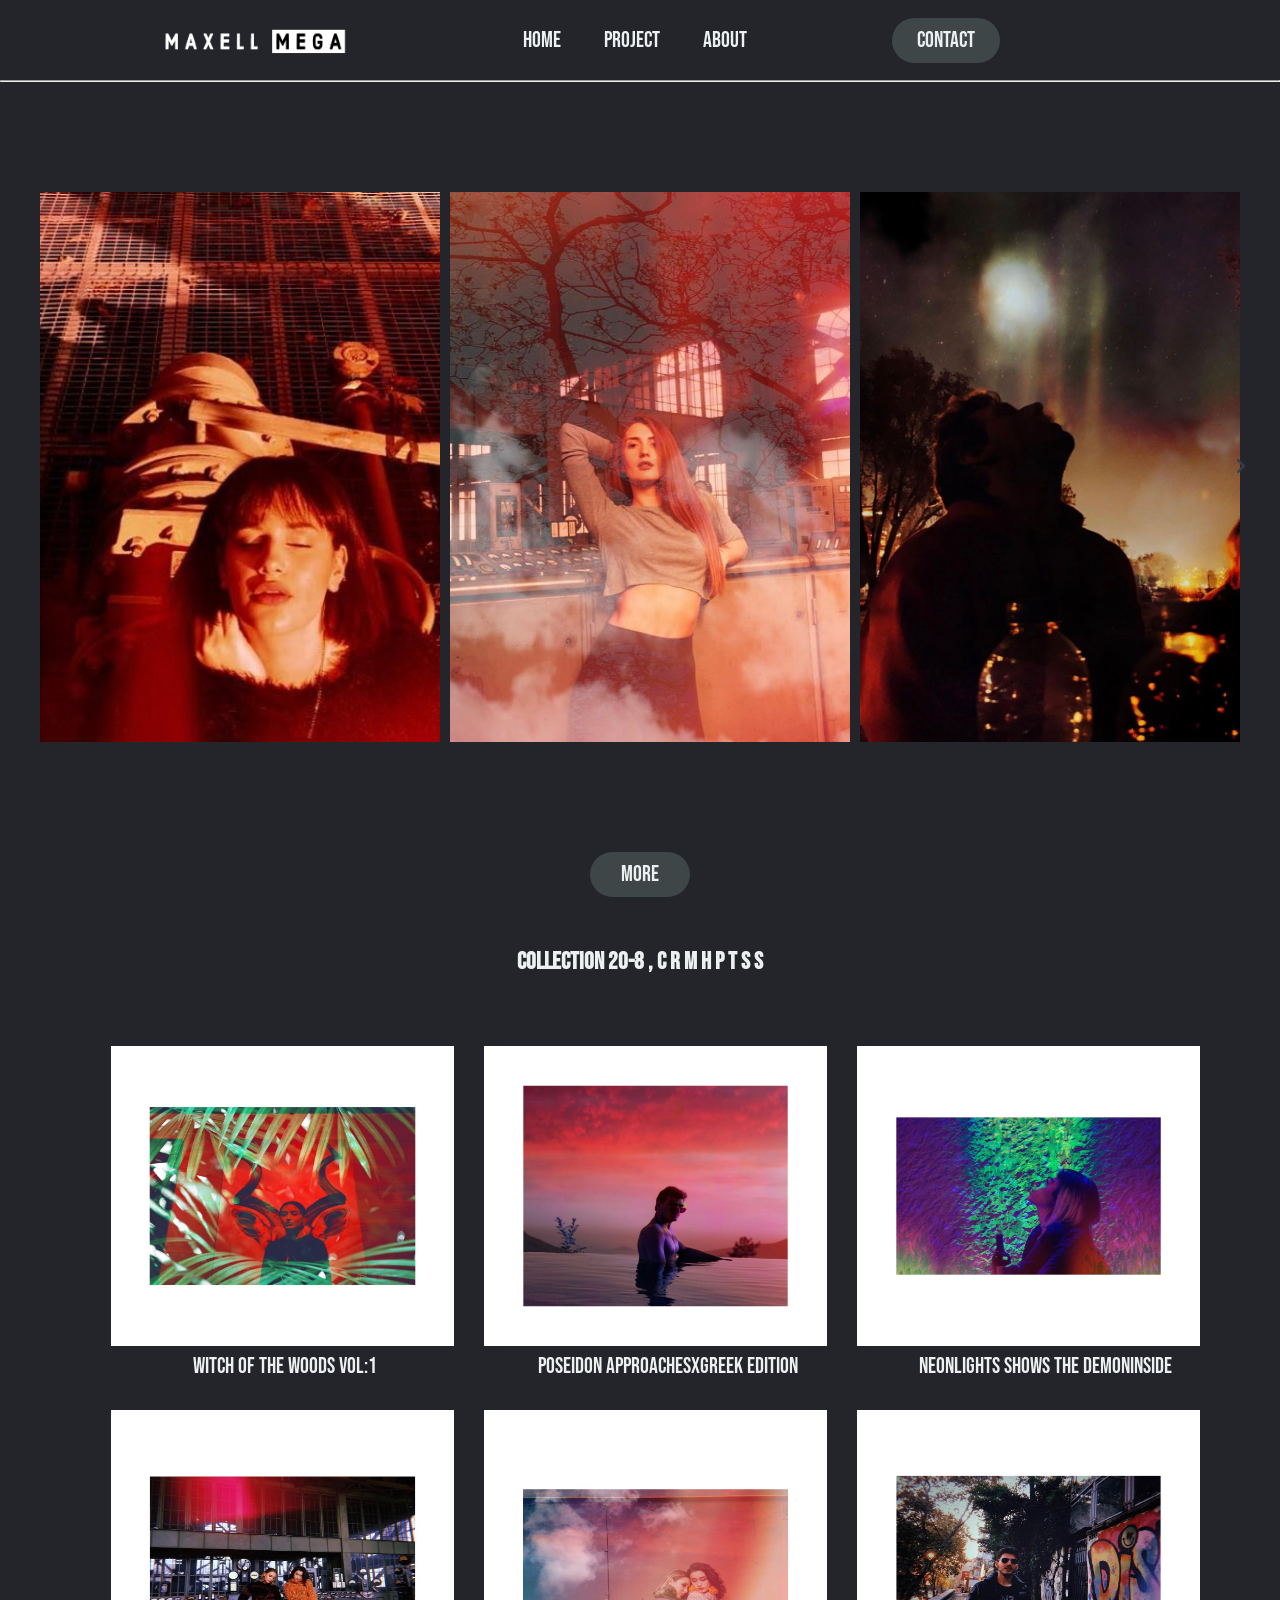
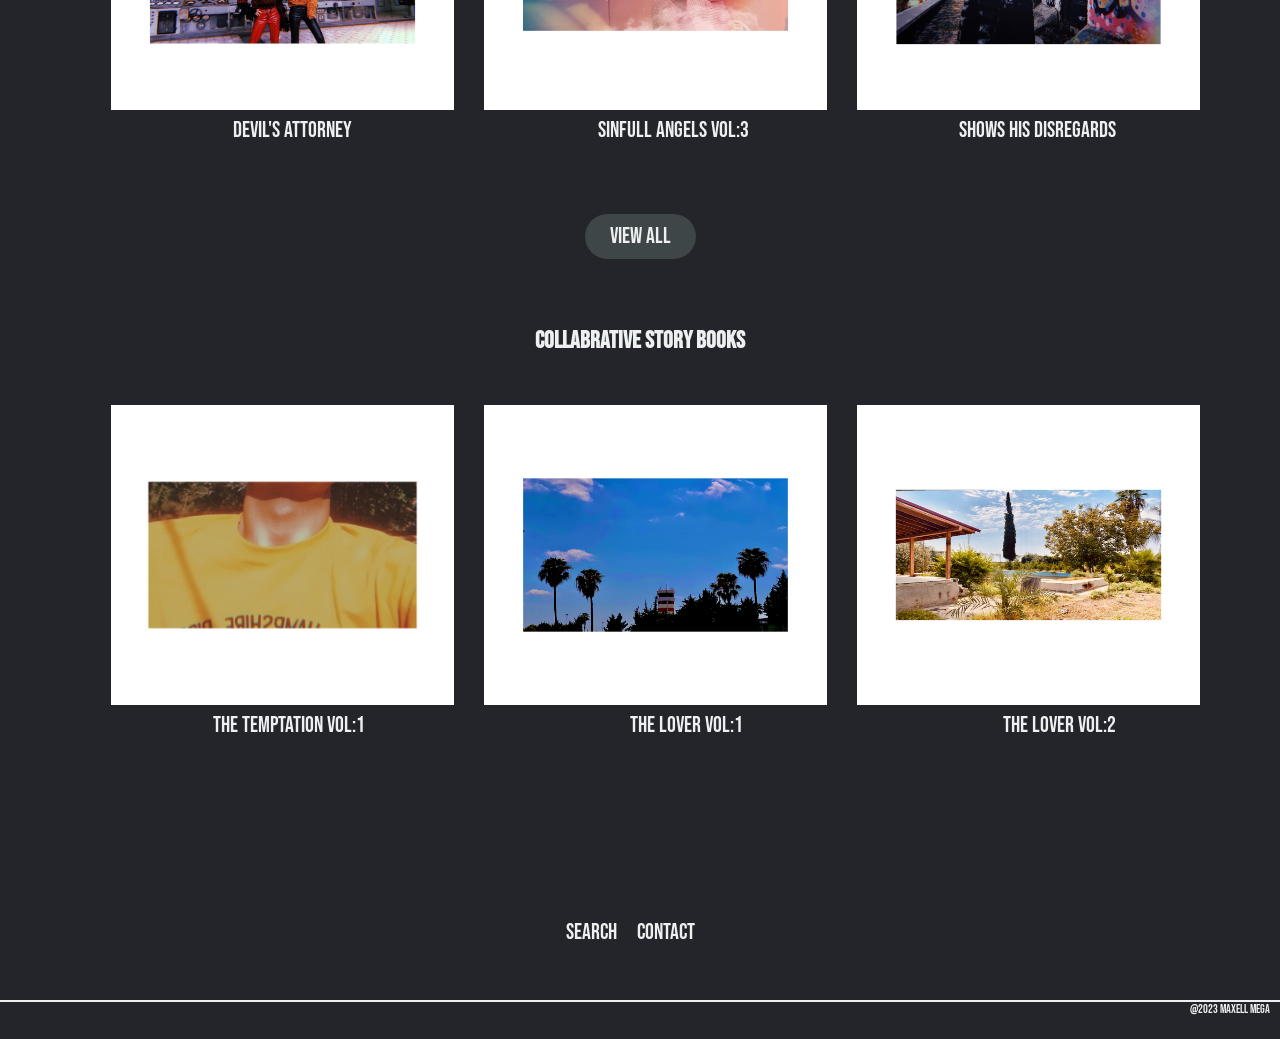
<file: Photo Studio/index.html>
<!DOCTYPE html>
<html lang="en">
<head>
    <meta charset="UTF-8">
    <meta http-equiv="X-UA-Compatible" content="IE=edge">
    <meta name="viewport" content="width=device-width, initial-scale=1.0">
    <title>Maxell Mega</title>
    <link rel="stylesheet" href="css/style.css">
    <link rel="stylesheet" href="https://cdnjs.cloudflare.com/ajax/libs/font-awesome/6.2.0/css/all.min.css">
    <script src="javascript/script.js" defer></script>
</head>

<body>
    <header>
        <img class="logo" src="images/logo.png" alt="logo">
        <nav>
            <ul class="nav_links">
                <li><a href="index.html">Home</a></li>
                <li><a href="project.html">Project</a></li>
                <li><a href="about.html">About</a></li>
            </ul>
        </nav>
        <a class="cta" href="contact.html"><button>Contact</button></a>

        
    </header>
    <hr>
    



    <main class="ikinci">

       

        <div class="wrapper">
            <i id="left" class="fa-solid fa-angle-left"></i>
            <div class="carousel">
                <img src="images/img-1.jpeg" alt="img" draggable="false">
                <img src="images/img-2.jpeg" alt="img" draggable="false">
                <img src="images/img-3.jpeg" alt="img" draggable="false">
                <img src="images/img-4.jpeg" alt="img" draggable="false">
                <img src="images/img-5.jpeg" alt="img" draggable="false">
                <img src="images/img-6.jpeg" alt="img" draggable="false">
                <img src="images/img-7.jpeg" alt="img" draggable="false">
                <img src="images/img-8.jpeg" alt="img" draggable="false">
                <img src="images/img-9.jpeg" alt="img" draggable="false">
                
            </div>
            <i id="right" class="fa-solid fa-angle-right"></i>
        </div>
        
    </main>
   <div class="box"> <a class="cta2" href="project.html"><button>More</button></a></div>

<h2 class="baslik2">Collection 20-8 ,  C R M H P T S S</h2>
   
<main class="ucuncu">

    
<div class="box1">
    <a href=""><img src="images/1.jpg" alt="ph" ><pre>                            Witch of the Woods vol:1</pre></a>
    
   <a href=""><img src="images/2.jpg" alt="ph" ><pre>                     Poseidon ApproachesXGreek EdiTION</pre></a>
    
   <a href=""> <img src="images/3.jpg" alt="ph"><pre>                       Neonlights shows the Demoninside</pre></a>
    
</div>


<div class="box2">
    <a href=""><img src="images/4.jpg" alt="ph"><pre>                                      Devil's Attorney</pre></a>
    <a href=""><img src="images/5.jpg" alt="ph"><pre>                                    Sinfull Angels vol:3</pre></a>
    <a href=""><img src="images/6.jpg" alt="ph"><pre>                                 Shows his Disregards</pre></a>
</div>
<div class="box3"> <a class="cta3" href="project.html"><button>View all</button></a></div>
   </main>
   <h2 class="box4">Collabrative Story Books</h2>
   <main class="dorduncu">
    <a href=""><img src="images/7.jpg" alt=""><pre>                                 The Temptation Vol:1</pre></a>
    <a href=""><img src="images/8.jpg" alt=""><pre>                                            The Lover Vol:1</pre></a>
    <a href=""><img src="images/9.jpg" alt=""><pre>                                            The Lover Vol:2</pre></a>
   </main>

   <footer>
    <ul>
        <li><a href="">Search</a></li>
        <li><a href="contact.html">Contact</a></li>
    </ul>
    
   
    <div class="box5"></div>

    <a href="index.html"><pre>@2023 MAXELL MEGA</pre></a>
   </footer>

   
    
</body>
</html>
</file>
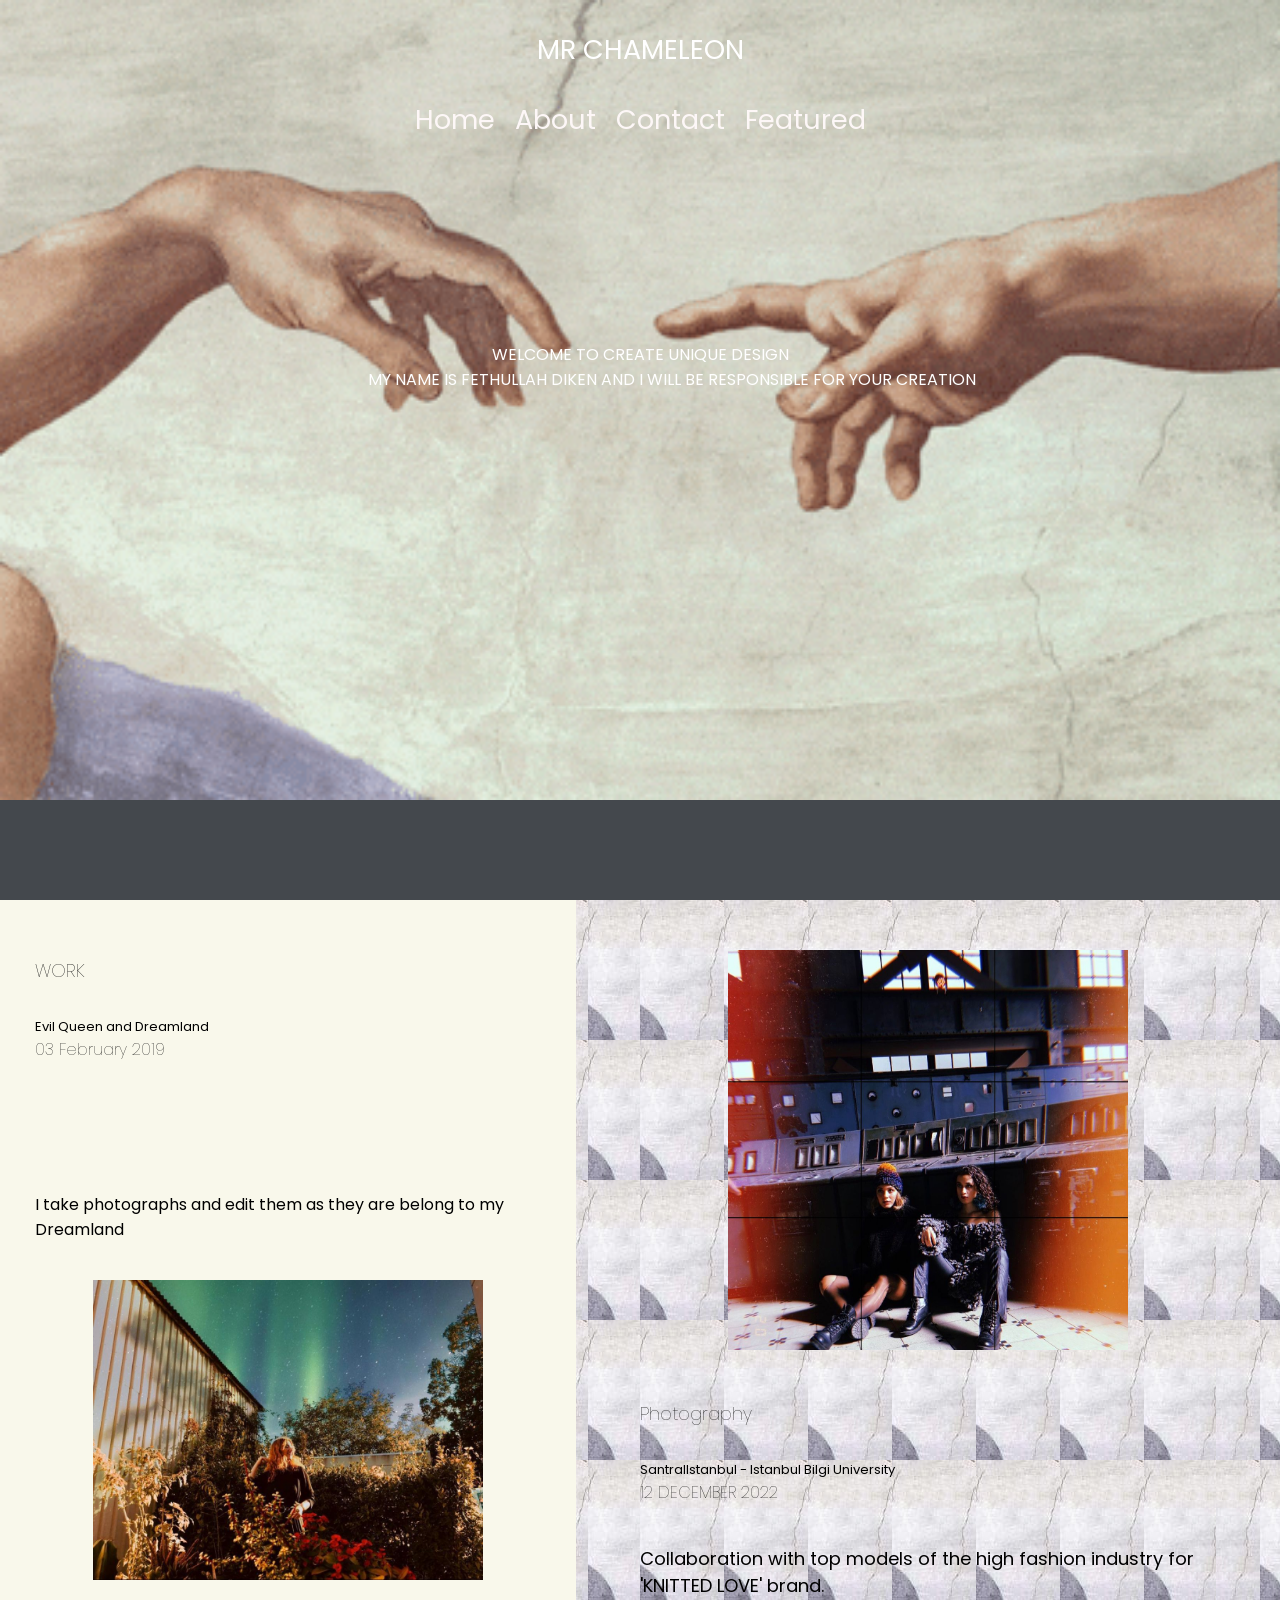
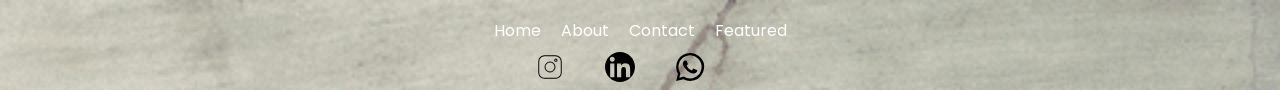
<file: Portfolio/portfolio/index.html>
<!DOCTYPE html>
<html lang="en">
<head>
    <meta charset="UTF-8">
    <meta http-equiv="X-UA-Compatible" content="IE=edge">
    <meta name="viewport" content="width=device-width, initial-scale=1.0">
    <title>Portfolio</title>
    <style>
        @import url('https://fonts.googleapis.com/css2?family=Poppins:ital,wght@0,200;0,300;0,400;0,500;0,600;0,700;0,900;1,800&display=swap');

        *{
            box-sizing: border-box;
            margin: 0;
        }
        html,body{
            margin: 0;
            padding: 0;
        }
        div,h1,h2,h3,h4,h5,h6,p,span,a,li{ 
            font-family: 'Poppins', sans-serif;
        }
        a{
            text-decoration: none;
            color: rgb(253, 247, 247);
        }
        /*header start*/
        .header-nav{
            width: 100%;
            height: 100vh;
            background: rgb(68, 72, 77);
            box-shadow: 2px 2px 8px rgb(197, 195, 195);
            background-image: url(images/godson.gif);
            background-repeat: no-repeat;
            background-size:100% 1000px;
            background-position-y: -200px;
            
            

        }
        .header-nav ul{
            display: flex;
            list-style: none;
            align-items: center;
            justify-content: center;
            padding: 0;
        }
        .header-nav ul li{
            height: 8vh;
            font-size: 3vh;
            padding: 0px 10px;
            display: flex;
            align-items: center;

        }
        .header-nav ul li a{
            padding-top: 10px;
            display: block;
            width: 100%;
            height: 100%;
        }
        .header-nav .header-start{
            display: flex;
            align-items: center;
            justify-content: center;
            color: white;
            font-size: 3vh;
            padding-top: 30px;
            padding-bottom: 20px;
        }
        .header-nav .header-middle{
            display: flex;
            align-items:center ;
            justify-content: center;
            color: white;
            padding-top: 180px;
            text-align: center;
        }
            


        
         /*main start*/
         main{}

        main.container{}

        .home{
            width: 100%;
            display: flex;
            height:700px;
            background-image: url(images/davinci.jpg);
            
           
        }
        
        .home .home-left{
            padding:57px 35px 60px;
            background: rgb(249, 248, 235);
            width: 45%;
            height: 700px;
            
            background-image: url(images/gizem.jpeg);
            background-position-x: center;
            background-position-y:380px ;
            background-size: 390px 300px;
            background-repeat: no-repeat; 
            
            
        }
        .home .home-left h5{
            height: 50px;
            font-weight: 100;
            font-size: large;
            text-align: justify;
            
            
        }
        .home .home-left .p-1{
            
            font-weight: 400;
            font-size: small;
            text-align: left;
            padding-top: 10px;  

        }
        .home .home-left .date-1{
            font-weight: 100;
            font-size: medium;
            text-align: justify;
        }
        .home .home-left .p-2 {
            height: 100px;
            font-weight: 400;
            font-size: medium;
            text-align: left;
            margin-top: 130px;
           
            
            
        }
        .home .home-right{
            height: 700px;
            width: 45%;
            margin: auto;
            background-image: url(images/davinci.jpg);
            display: block;
            
            

        }
        .home .home-right .box-1{
            width: 500px;
            height: 500px;
            background-image: url(images/cansin.jpeg);
            background-size: 400px 400px;
            background-position-x:center;
            background-repeat: no-repeat;
            background-position-y: 50px;
            margin: auto;
            
        
        }
        .home .home-right h5{
            height: 20px;
            font-weight: 100;
            font-size: large;
            text-align: justify;
        }
        .home .home-right .p-3{
            padding-top: 40px;
            font-weight: 400;
            font-size: small;
            text-align: left;
              

        }
        .home .home-right .p-4{
            
            font-weight: 100;
            font-size: medium;
            text-align: left;
             

        }
        .home .home-right .p-5{
            padding-top: 40px;
            font-weight: 400;
            font-size: large;
            text-align: left;
             

        }
        /*footer start*/
        footer{
            width: 100%;
            height: auto;
            display: flex;
            justify-content: center;
            position: relative;
            bottom: 0;

            
        }
        .footer{
            width: 100%;
            height: 90px;
            background-image: url(images/godson.gif);
            background-size: cover;
        }
        .footer-list{
            display: flex;
            list-style: none;
            align-items: center;
            justify-content: center;
            padding: 0;
            
            
        }
        .footer-list li{
            height: 60px;
            font-size: 16px;
            padding: 0px 10px;
            display: flex;
            align-items: center;
        }
        .footer-list li a{
            color:rgb(255, 255, 255);
            text-decoration: none;
            
        }
        .footer-list li a:hover{
            color:rgb(87, 94, 101);
        }
        .footer .icons-sight{
            height: 20px;
            padding: 0;
            display: flex;
            justify-content: center;
            list-style: none;
            align-items: center;
            
        }
        .footer .icons-sight a{
            padding-right: 40px;
            height: 5px;
            width: 5px;
        }

        


    </style>
</head>
<body>
    <header>
        <nav class="header-nav">
            <p class="header-start">MR CHAMELEON</p>
            <ul>
                <li><a href="">Home</a></li>
                <li><a href="">About</a></li>
                <li><a href="">Contact</a></li>
                <li><a href="">Featured</a></li>
            </ul>

            <pre><p class="header-middle">WELCOME TO CREATE UNIQUE DESIGN
                MY NAME IS FETHULLAH DIKEN AND I WILL BE RESPONSIBLE FOR YOUR CREATION
                
               
            </p></pre>
        </nav>
    </header>
    <main>
        <div class="conteiner">
            <div class="home">
                <div class="home-left">
                    <h5>WORK</h5>
                    <p class="p-1"> Evil Queen and Dreamland              </p>
                    <P class="date-1">03 February 2019</P>
                
                    <P class="p-2">I take photographs and edit them as they are belong to my Dreamland</P>
                    
                </div>
                <div class="home-right">
                    <div class="box-1"></div>
                    <h5>Photography</h5>
                    <p class="p-3">SantralIstanbul - Istanbul Bilgi University</p>
                    <p class="p-4">12 DECEMBER 2022</p>
                    <p class="p-5">Collaboration with top models of the high fashion industry for
                        'KNITTED LOVE' brand.
                    </p>
                </div>
            </div>
        </div>
    </main>
    <footer>
        <div class="footer">
            <ul class="footer-list">
                    <li><a href="">Home</a></li>
                    <li><a href="">About</a></li>
                    <li><a href="">Contact</a></li>
                    <li><a href="">Featured</a></li>
            </ul>
            <!--icons-->
            <ul class="icons-sight">
                <li><a href="https://www.instagram.com/mrcanaryy/" target="_blank"><svg xmlns="http://www.w3.org/2000/svg" fill="#000000" width="30px" height="30px" viewBox="0 0 64 64"><title/><path d="M44,57H20A13,13,0,0,1,7,44V20A13,13,0,0,1,20,7H44A13,13,0,0,1,57,20V44A13,13,0,0,1,44,57ZM20,9A11,11,0,0,0,9,20V44A11,11,0,0,0,20,55H44A11,11,0,0,0,55,44V20A11,11,0,0,0,44,9Z"/><path d="M32,43.67A11.67,11.67,0,1,1,43.67,32,11.68,11.68,0,0,1,32,43.67Zm0-21.33A9.67,9.67,0,1,0,41.67,32,9.68,9.68,0,0,0,32,22.33Z"/><path d="M44.5,21A3.5,3.5,0,1,1,48,17.5,3.5,3.5,0,0,1,44.5,21Zm0-5A1.5,1.5,0,1,0,46,17.5,1.5,1.5,0,0,0,44.5,16Z"/></svg>
            </a></li>
                <li><a href="https://tr.linkedin.com/in/fethullah-diken-9a9827210" target="_blank"><svg xmlns="http://www.w3.org/2000/svg" xmlns:xlink="http://www.w3.org/1999/xlink" fill="#000000" version="1.1" id="Capa_1" width="30px" height="30px" viewBox="0 0 97.75 97.75" xml:space="preserve">
                    <g>
                        <path d="M48.875,0C21.882,0,0,21.882,0,48.875S21.882,97.75,48.875,97.75S97.75,75.868,97.75,48.875S75.868,0,48.875,0z    M30.562,81.966h-13.74V37.758h13.74V81.966z M23.695,31.715c-4.404,0-7.969-3.57-7.969-7.968c0.001-4.394,3.565-7.964,7.969-7.964   c4.392,0,7.962,3.57,7.962,7.964C31.657,28.146,28.086,31.715,23.695,31.715z M82.023,81.966H68.294V60.467   c0-5.127-0.095-11.721-7.142-11.721c-7.146,0-8.245,5.584-8.245,11.35v21.869H39.179V37.758h13.178v6.041h0.185   c1.835-3.476,6.315-7.14,13-7.14c13.913,0,16.481,9.156,16.481,21.059V81.966z"/>
                    </g>
                    </svg>
                </a></li>  
                <li><a href=""><svg xmlns="http://www.w3.org/2000/svg" fill="#000000" width="30px" height="30px" viewBox="0 0 16 16"><path d="M11.42 9.49c-.19-.09-1.1-.54-1.27-.61s-.29-.09-.42.1-.48.6-.59.73-.21.14-.4 0a5.13 5.13 0 0 1-1.49-.92 5.25 5.25 0 0 1-1-1.29c-.11-.18 0-.28.08-.38s.18-.21.28-.32a1.39 1.39 0 0 0 .18-.31.38.38 0 0 0 0-.33c0-.09-.42-1-.58-1.37s-.3-.32-.41-.32h-.4a.72.72 0 0 0-.5.23 2.1 2.1 0 0 0-.65 1.55A3.59 3.59 0 0 0 5 8.2 8.32 8.32 0 0 0 8.19 11c.44.19.78.3 1.05.39a2.53 2.53 0 0 0 1.17.07 1.93 1.93 0 0 0 1.26-.88 1.67 1.67 0 0 0 .11-.88c-.05-.07-.17-.12-.36-.21z"/><path d="M13.29 2.68A7.36 7.36 0 0 0 8 .5a7.44 7.44 0 0 0-6.41 11.15l-1 3.85 3.94-1a7.4 7.4 0 0 0 3.55.9H8a7.44 7.44 0 0 0 5.29-12.72zM8 14.12a6.12 6.12 0 0 1-3.15-.87l-.22-.13-2.34.61.62-2.28-.14-.23a6.18 6.18 0 0 1 9.6-7.65 6.12 6.12 0 0 1 1.81 4.37A6.19 6.19 0 0 1 8 14.12z"/></svg></a></li>
                
    
            </ul>
        </div>

    </footer>
    
</body>
</html>
</file>
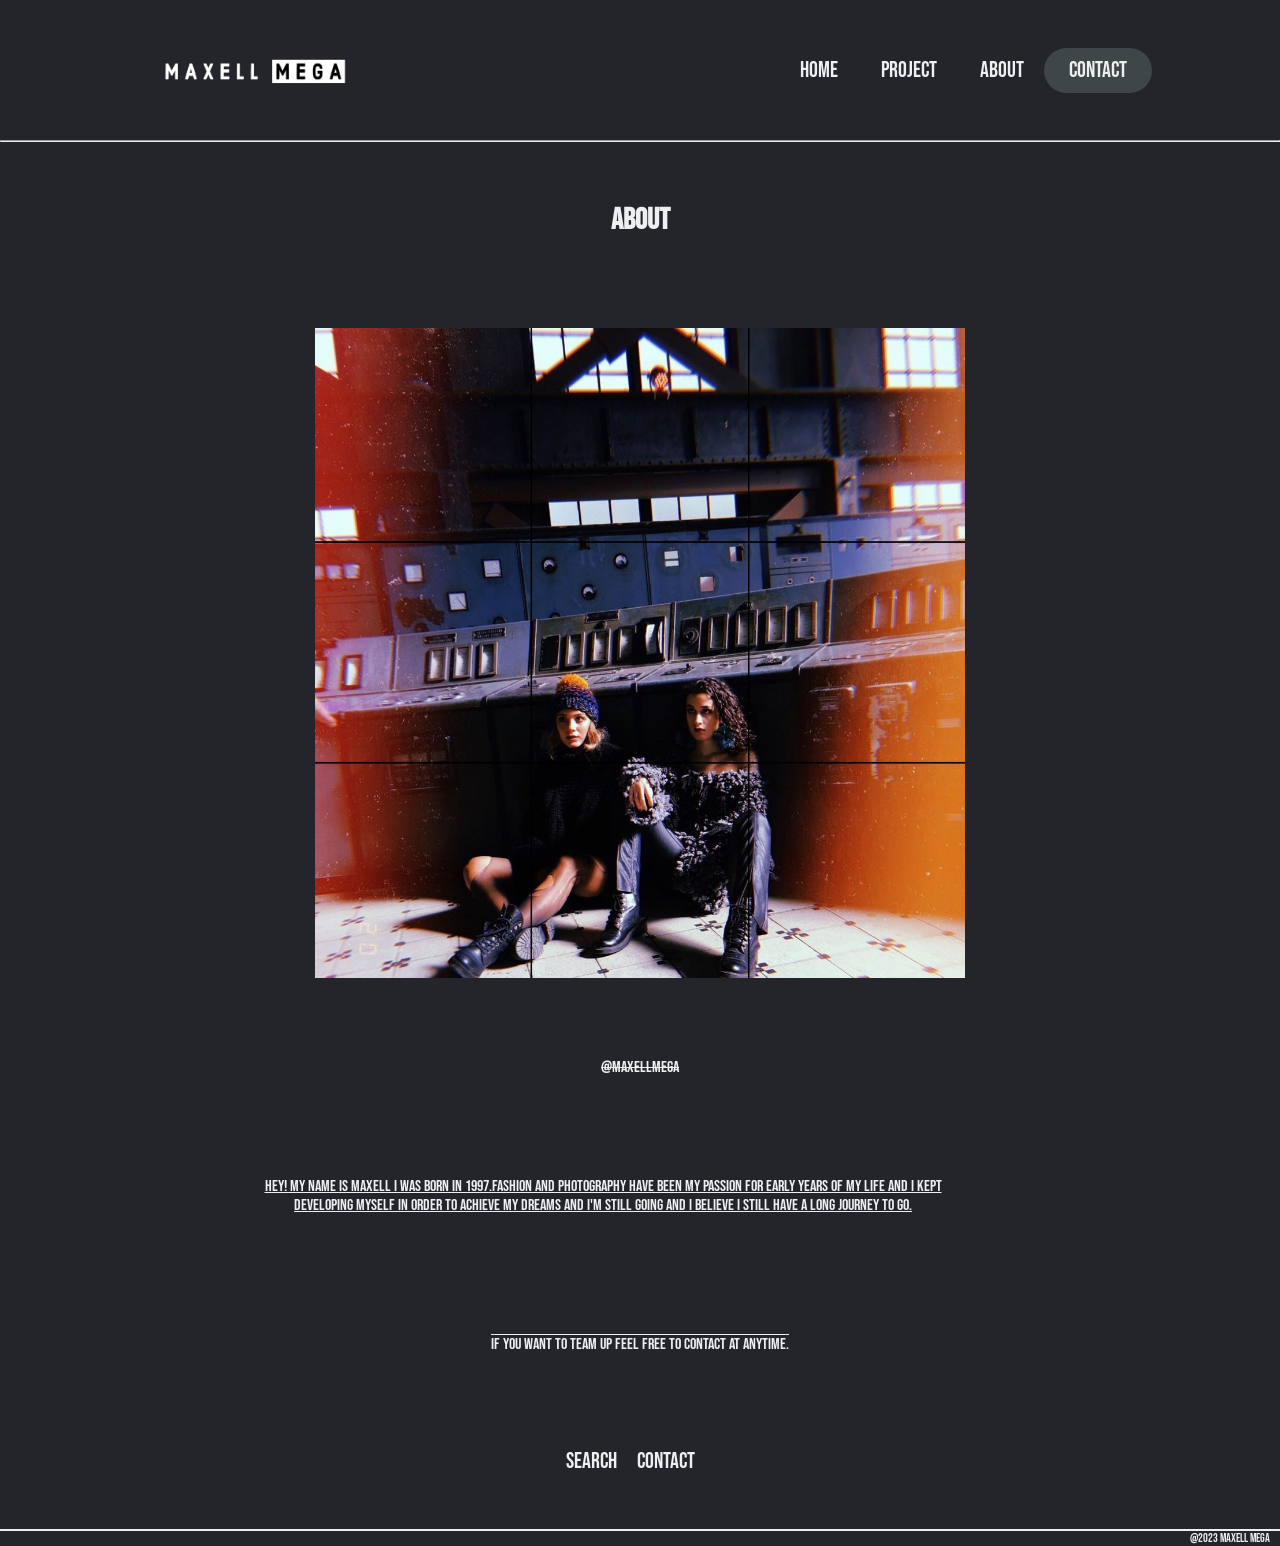
<file: Photo Studio/about.html>
<!DOCTYPE html>
<html lang="en">
<head>
    <meta charset="UTF-8">
    <meta http-equiv="X-UA-Compatible" content="IE=edge">
    <meta name="viewport" content="width=device-width, initial-scale=1.0">
    <title>Maxell Mega</title>
    <link rel="stylesheet" href="about/css/style.css">
</head>
<body>
    <header>
        <img class="logo" src="images/logo.png" alt="logo">
        <nav>
            <ul class="nav_links">
                <li><a href="index.html">Home</a></li>
                <li><a href="project.html">Project</a></li>
                <li><a href="about.html">About</a></li>
            </ul>
        </nav>
        <a class="cta" href="contact.html"><button>Contact</button></a>

        
    </header>

    <hr>

    <h2 class="yazi">About</h2>
    <main>
        <div class="box1">
        <img src="images/main.jpeg" alt="">
    </div>
    <div class="box2">
        <u>@MAXELLMEGA
        </u>
    </div>
    <div class="box3">
        <u>HEY! MY NAME IS MAXELL I WAS BORN IN 1997.Fashion and Photography have been my passion for early years of my life and I kept developing myself in order to achieve my dreams and I'M STILL GOING AND I BELIEVE I STILL HAVE A LONG JOURNEY TO GO.</u>
    </div>
    <div class="box4">
        <u>If you want to team up feel free to contact at anytime.</u>
        
    </div>





    </main>
















    <footer>
        <ul>
            <li><a href="">Search</a></li>
            <li><a href="contact.html">Contact</a></li>
        </ul>
        
       
        <div class="box5"></div>
    
        <a href="index.html"><pre>@2023 MAXELL MEGA</pre></a>
       </footer>
    
</body>
</html>
</file>
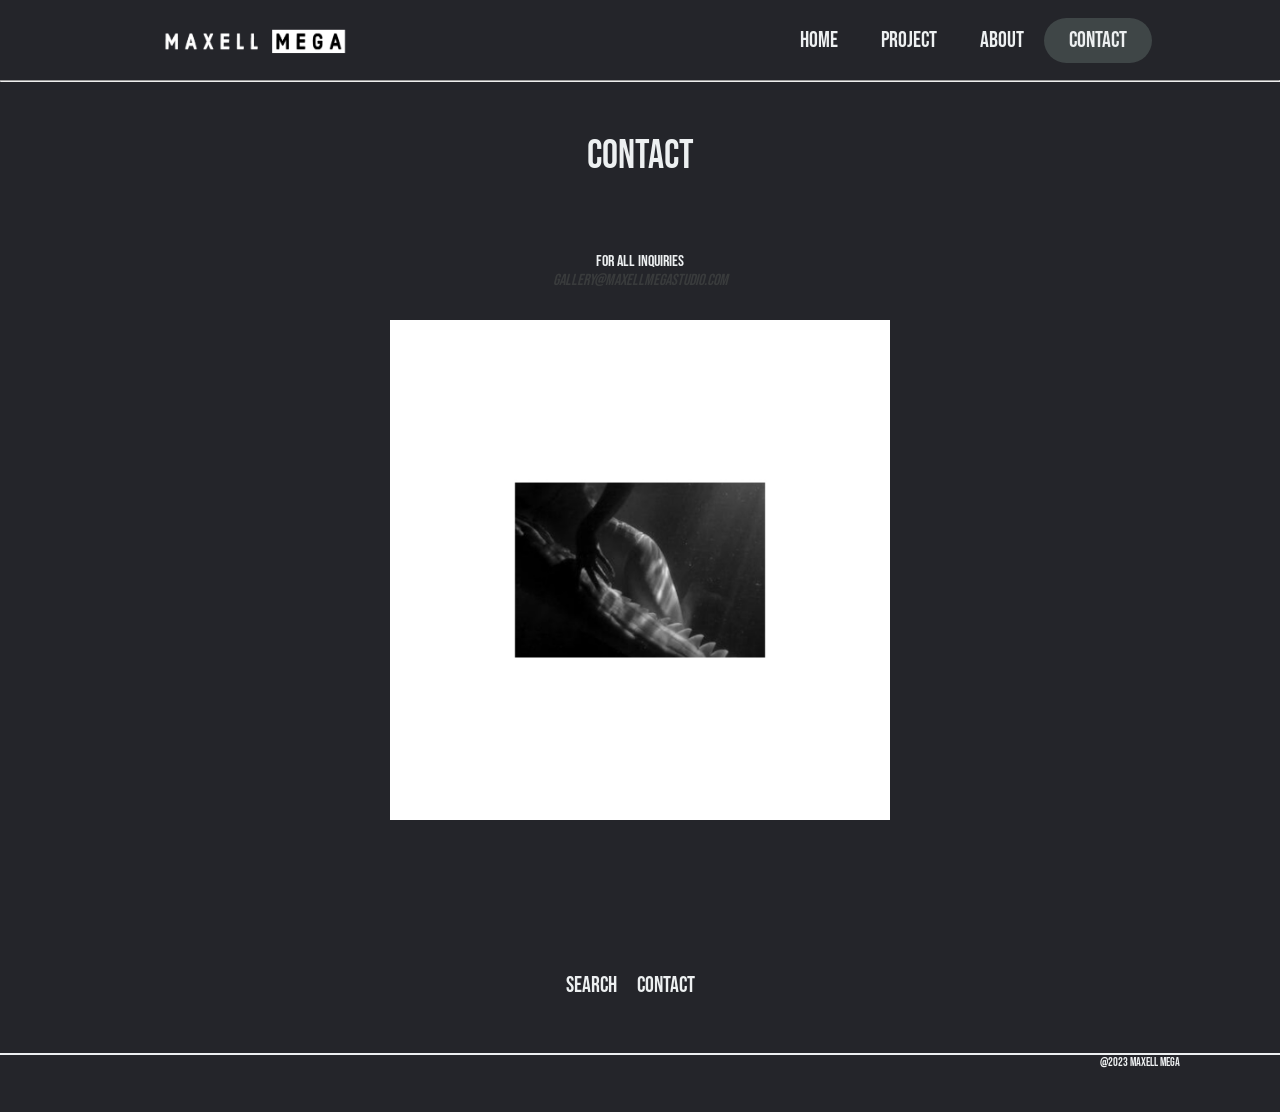
<file: Photo Studio/contact.html>
<!DOCTYPE html>
<html lang="en">
<head>
    <meta charset="UTF-8">
    <meta http-equiv="X-UA-Compatible" content="IE=edge">
    <meta name="viewport" content="width=device-width, initial-scale=1.0">
    <title>Maxell Mega</title>
    <link rel="stylesheet" href="contact/css/style.css">
</head>
<body>
    <header>
        <img class="logo" src="images/logo.png" alt="logo">
        <nav>
            <ul class="nav_links">
                <li><a href="index.html">Home</a></li>
                <li><a href="project.html">Project</a></li>
                <li><a href="about.html">About</a></li>
            </ul>
        </nav>
        <a class="cta" href="contact.html"><button>Contact</button></a>

        
    </header>
    <hr>



    <main>
<div class="box1">
        <p class="bir">contact</p></div>
        <div class="box2">
        <p class="iki">FOR All INQUIRIES</p></div>
        <div class="box3">
          <i class="uc" > gallery@maxellmegastudio.com </i>
        </div>
        <div class="box4"><img src="images/10.jpg" alt=""></div>
    </main>


















    <footer>
        <ul>
            <li><a href="">Search</a></li>
            <li><a href="contact.html">Contact</a></li>
        </ul>
        
       
        <div class="box5"></div>
    
        <a href="index.html"><pre>@2023 MAXELL MEGA</pre></a>
       </footer>
    
</body>
</html>
</file>
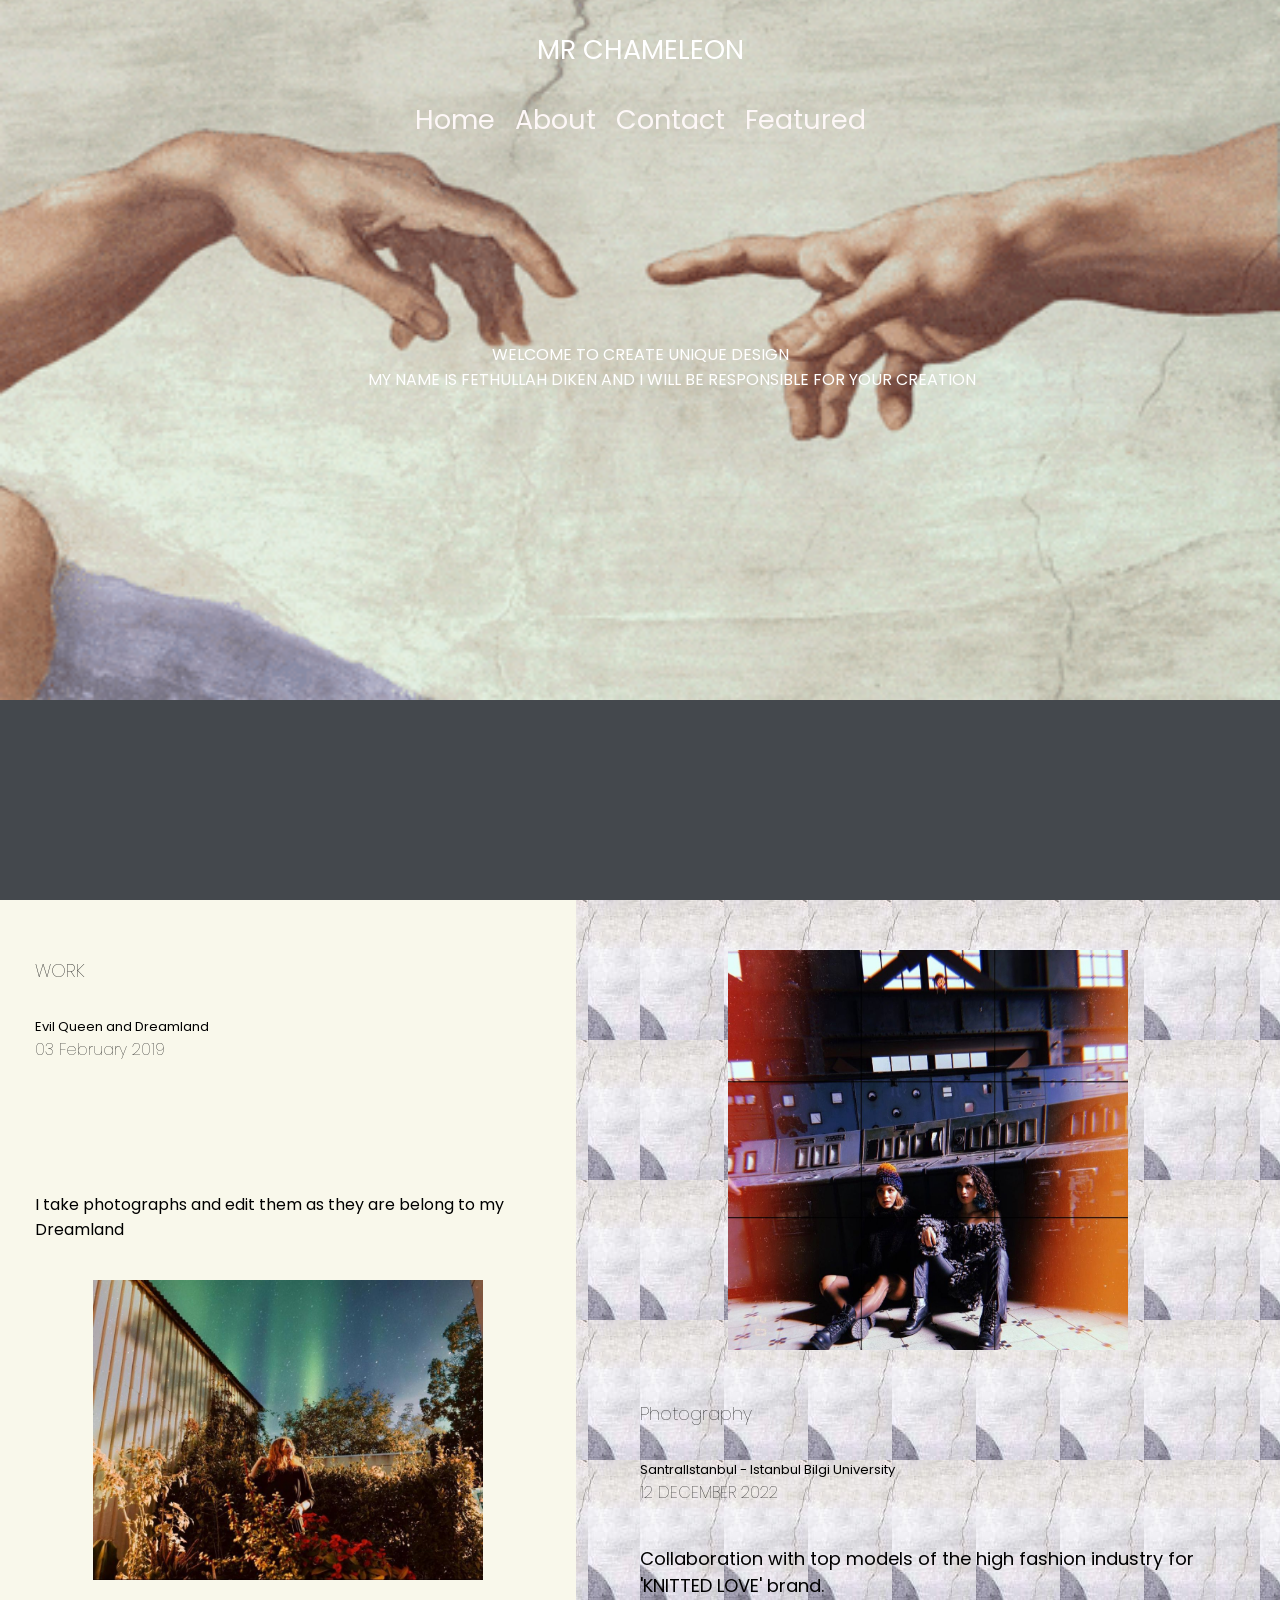
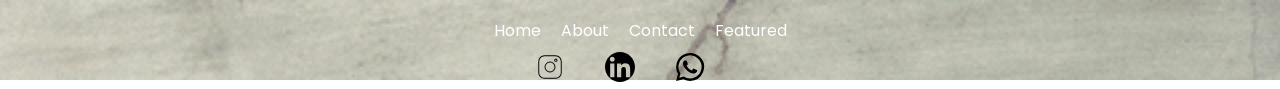
<file: portfolio/Portfolio.html>
<!DOCTYPE html>
<html lang="en">
<head>
    <meta charset="UTF-8">
    <meta http-equiv="X-UA-Compatible" content="IE=edge">
    <meta name="viewport" content="width=device-width, initial-scale=1.0">
    <title>Portfolio</title>
    <style>
        @import url('https://fonts.googleapis.com/css2?family=Poppins:ital,wght@0,200;0,300;0,400;0,500;0,600;0,700;0,900;1,800&display=swap');

        *{
            box-sizing: border-box;
            margin: 0;
        }
        html,body{
            margin: 0;
            padding: 0;
        }
        div,h1,h2,h3,h4,h5,h6,p,span,a,li{ 
            font-family: 'Poppins', sans-serif;
        }
        a{
            text-decoration: none;
            color: rgb(253, 247, 247);
        }
        /*header start*/
        .header-nav{
            width: 100%;
            height: 100vh;
            background: rgb(68, 72, 77);
            box-shadow: 2px 2px 8px rgb(197, 195, 195);
            background-image: url(images/godson.gif);
            background-repeat: no-repeat;
            background-size:100% 900px;
            background-position-y: -200px;
            
            

        }
        .header-nav ul{
            display: flex;
            list-style: none;
            align-items: center;
            justify-content: center;
            padding: 0;
        }
        .header-nav ul li{
            height: 8vh;
            font-size: 3vh;
            padding: 0px 10px;
            display: flex;
            align-items: center;

        }
        .header-nav ul li a{
            padding-top: 10px;
            display: block;
            width: 100%;
            height: 100%;
        }
        .header-nav .header-start{
            display: flex;
            align-items: center;
            justify-content: center;
            color: white;
            font-size: 3vh;
            padding-top: 30px;
            padding-bottom: 20px;
        }
        .header-nav .header-middle{
            display: flex;
            align-items:center ;
            justify-content: center;
            color: white;
            padding-top: 180px;
            text-align: center;
        }
            


        
         /*main start*/
         main{}

        main.container{}

        .home{
            width: 100%;
            display: flex;
            height:700px;
            background-image: url(images/davinci.jpg);
            
           
        }
        
        .home .home-left{
            padding:57px 35px 60px;
            background: rgb(249, 248, 235);
            width: 45%;
            height: 700px;
            
            background-image: url(images/gizem.jpeg);
            background-position-x: center;
            background-position-y:380px ;
            background-size: 390px 300px;
            background-repeat: no-repeat; 
            
            
        }
        .home .home-left h5{
            height: 50px;
            font-weight: 100;
            font-size: large;
            text-align: justify;
            
            
        }
        .home .home-left .p-1{
            
            font-weight: 400;
            font-size: small;
            text-align: left;
            padding-top: 10px;  

        }
        .home .home-left .date-1{
            font-weight: 100;
            font-size: medium;
            text-align: justify;
        }
        .home .home-left .p-2 {
            height: 100px;
            font-weight: 400;
            font-size: medium;
            text-align: left;
            margin-top: 130px;
           
            
            
        }
        .home .home-right{
            height: 700px;
            width: 45%;
            margin: auto;
            background-image: url(images/davinci.jpg);
            display: block;
            
            

        }
        .home .home-right .box-1{
            width: 500px;
            height: 500px;
            background-image: url(images/cansin.jpeg);
            background-size: 400px 400px;
            background-position-x:center;
            background-repeat: no-repeat;
            background-position-y: 50px;
            margin: auto;
            
        
        }
        .home .home-right h5{
            height: 20px;
            font-weight: 100;
            font-size: large;
            text-align: justify;
        }
        .home .home-right .p-3{
            padding-top: 40px;
            font-weight: 400;
            font-size: small;
            text-align: left;
              

        }
        .home .home-right .p-4{
            
            font-weight: 100;
            font-size: medium;
            text-align: left;
             

        }
        .home .home-right .p-5{
            padding-top: 40px;
            font-weight: 400;
            font-size: large;
            text-align: left;
             

        }
        /*footer start*/
        footer{
            width: 100%;
            height: auto;
            display: flex;
            justify-content: center;
            position: relative;
            bottom: 0;

            
        }
        .footer{
            width: 100%;
            height: auto;
            background-image: url(images/godson.gif);
            background-size: cover;
        }
        .footer-list{
            display: flex;
            list-style: none;
            align-items: center;
            justify-content: center;
            padding: 0;
            
            
        }
        .footer-list li{
            height: 60px;
            font-size: 16px;
            padding: 0px 10px;
            display: flex;
            align-items: center;
        }
        .footer-list li a{
            color:rgb(255, 255, 255);
            text-decoration: none;
            
        }
        .footer-list li a:hover{
            color:rgb(87, 94, 101);
        }
        .footer .icons-sight{
            height: 20px;
            padding: 0;
            display: flex;
            justify-content: center;
            list-style: none;
            align-items: center;
            
        }
        .footer .icons-sight a{
            padding-right: 40px;
            height: 5px;
            width: 5px;
        }

        


    </style>
</head>
<body>
    <header>
        <nav class="header-nav">
            <p class="header-start">MR CHAMELEON</p>
            <ul>
                <li><a href="">Home</a></li>
                <li><a href="">About</a></li>
                <li><a href="">Contact</a></li>
                <li><a href="">Featured</a></li>
            </ul>

            <pre><p class="header-middle">WELCOME TO CREATE UNIQUE DESIGN
                MY NAME IS FETHULLAH DIKEN AND I WILL BE RESPONSIBLE FOR YOUR CREATION
                
               
            </p></pre>
        </nav>
    </header>
    <main>
        <div class="conteiner">
            <div class="home">
                <div class="home-left">
                    <h5>WORK</h5>
                    <p class="p-1"> Evil Queen and Dreamland              </p>
                    <P class="date-1">03 February 2019</P>
                
                    <P class="p-2">I take photographs and edit them as they are belong to my Dreamland</P>
                    
                </div>
                <div class="home-right">
                    <div class="box-1"></div>
                    <h5>Photography</h5>
                    <p class="p-3">SantralIstanbul - Istanbul Bilgi University</p>
                    <p class="p-4">12 DECEMBER 2022</p>
                    <p class="p-5">Collaboration with top models of the high fashion industry for
                        'KNITTED LOVE' brand.
                    </p>
                </div>
            </div>
        </div>
    </main>
    <footer>
        <div class="footer">
            <ul class="footer-list">
                    <li><a href="">Home</a></li>
                    <li><a href="">About</a></li>
                    <li><a href="">Contact</a></li>
                    <li><a href="">Featured</a></li>
            </ul>
            <!--icons-->
            <ul class="icons-sight">
                <li><a href="https://www.instagram.com/mrcanaryy/" target="_blank"><svg xmlns="http://www.w3.org/2000/svg" fill="#000000" width="30px" height="30px" viewBox="0 0 64 64"><title/><path d="M44,57H20A13,13,0,0,1,7,44V20A13,13,0,0,1,20,7H44A13,13,0,0,1,57,20V44A13,13,0,0,1,44,57ZM20,9A11,11,0,0,0,9,20V44A11,11,0,0,0,20,55H44A11,11,0,0,0,55,44V20A11,11,0,0,0,44,9Z"/><path d="M32,43.67A11.67,11.67,0,1,1,43.67,32,11.68,11.68,0,0,1,32,43.67Zm0-21.33A9.67,9.67,0,1,0,41.67,32,9.68,9.68,0,0,0,32,22.33Z"/><path d="M44.5,21A3.5,3.5,0,1,1,48,17.5,3.5,3.5,0,0,1,44.5,21Zm0-5A1.5,1.5,0,1,0,46,17.5,1.5,1.5,0,0,0,44.5,16Z"/></svg>
            </a></li>
                <li><a href="https://tr.linkedin.com/in/fethullah-diken-9a9827210" target="_blank"><svg xmlns="http://www.w3.org/2000/svg" xmlns:xlink="http://www.w3.org/1999/xlink" fill="#000000" version="1.1" id="Capa_1" width="30px" height="30px" viewBox="0 0 97.75 97.75" xml:space="preserve">
                    <g>
                        <path d="M48.875,0C21.882,0,0,21.882,0,48.875S21.882,97.75,48.875,97.75S97.75,75.868,97.75,48.875S75.868,0,48.875,0z    M30.562,81.966h-13.74V37.758h13.74V81.966z M23.695,31.715c-4.404,0-7.969-3.57-7.969-7.968c0.001-4.394,3.565-7.964,7.969-7.964   c4.392,0,7.962,3.57,7.962,7.964C31.657,28.146,28.086,31.715,23.695,31.715z M82.023,81.966H68.294V60.467   c0-5.127-0.095-11.721-7.142-11.721c-7.146,0-8.245,5.584-8.245,11.35v21.869H39.179V37.758h13.178v6.041h0.185   c1.835-3.476,6.315-7.14,13-7.14c13.913,0,16.481,9.156,16.481,21.059V81.966z"/>
                    </g>
                    </svg>
                </a></li>  
                <li><a href=""><svg xmlns="http://www.w3.org/2000/svg" fill="#000000" width="30px" height="30px" viewBox="0 0 16 16"><path d="M11.42 9.49c-.19-.09-1.1-.54-1.27-.61s-.29-.09-.42.1-.48.6-.59.73-.21.14-.4 0a5.13 5.13 0 0 1-1.49-.92 5.25 5.25 0 0 1-1-1.29c-.11-.18 0-.28.08-.38s.18-.21.28-.32a1.39 1.39 0 0 0 .18-.31.38.38 0 0 0 0-.33c0-.09-.42-1-.58-1.37s-.3-.32-.41-.32h-.4a.72.72 0 0 0-.5.23 2.1 2.1 0 0 0-.65 1.55A3.59 3.59 0 0 0 5 8.2 8.32 8.32 0 0 0 8.19 11c.44.19.78.3 1.05.39a2.53 2.53 0 0 0 1.17.07 1.93 1.93 0 0 0 1.26-.88 1.67 1.67 0 0 0 .11-.88c-.05-.07-.17-.12-.36-.21z"/><path d="M13.29 2.68A7.36 7.36 0 0 0 8 .5a7.44 7.44 0 0 0-6.41 11.15l-1 3.85 3.94-1a7.4 7.4 0 0 0 3.55.9H8a7.44 7.44 0 0 0 5.29-12.72zM8 14.12a6.12 6.12 0 0 1-3.15-.87l-.22-.13-2.34.61.62-2.28-.14-.23a6.18 6.18 0 0 1 9.6-7.65 6.12 6.12 0 0 1 1.81 4.37A6.19 6.19 0 0 1 8 14.12z"/></svg></a></li>
                
    
            </ul>
        </div>

    </footer>
    
</body>
</html>
</file>
<file: Photo Studio/css/style.css>
@import url('https://fonts.googleapis.com/css2?family=Bebas+Neue&display=swap');
*{
    box-sizing: border-box;
    margin: 0;
    padding: 0;
    background-color: #24252A ;
    font-family: 'Bebas Neue', cursive;
    
    

}


li,a,button{
    font-weight: 500;
    font-size: 22px;
    color: #edf0f1;
    text-decoration: none;
}
header{
    display: flex;
    justify-content: space-between;
    align-items: center;
    padding:0px 10% ;
    padding-right: 280px;
}

.logo{
    cursor: pointer;
    width: 250px;
    height: 80px;
    
    
    
}
.nav_links{
    list-style: none;
}
.nav_links li{
    display: inline-block;
    padding: 0px 20px;
    justify-content: center;
    align-items: center;
}
.nav_links li a{
    transition: all 0.3s ease 0s;
}
.nav_links li a:hover{
    color: #393b3c;
}
button{
    padding: 9px 25px;
    background-color:rgb(63, 70, 71);
    border: none;
    border-radius: 50px;
    cursor: pointer;
    transition: all 0.3s ease 0s;
    
}
button:hover{
    background-color: #393b3c;
}

/* header end */


/* main start */


.ikinci{
    display: flex;
    padding: 0 35px;
    align-items: center;
    justify-content: center;
    min-height: 70vh;
    background-color: #24252A ;
    margin-top: 70px;
}
.wrapper{
  display: flex;
  max-width: 1200px;
  position: relative;
  
}
.wrapper i{
  top: 50%;
  height: 44px;
  width: 44px;
  color: #343F4F;
  cursor: pointer;
  font-size: 1.15rem;
  position: absolute;
  text-align: center;
  line-height: 44px;
  background: none;
  border-radius: 50%;
  transform: translateY(-50%);
  transition: transform 0.1s linear;
}
.wrapper i:active{
  transform: translateY(-50%) scale(0.9);
}
.wrapper i:hover{
  background:none;
}
.wrapper i:first-child{
  left: -22px;
  display: none;
}
.wrapper i:last-child{
  right: -22px;
}
.wrapper .carousel{
  font-size: 0px;
  cursor: pointer;
  overflow: hidden;
  white-space: nowrap;
  scroll-behavior: smooth;
}
.carousel.dragging{
  cursor: grab;
  scroll-behavior: auto;
}
.carousel.dragging img{
  pointer-events: none;
}
.carousel img{
  height: 550px;
  object-fit: cover;
  user-select: none;
  margin-left: 10px;
  width: calc(100% / 3);
}
.carousel img:first-child{
  margin-left: 0px;
}
@media screen and (max-width: 900px) {
  .carousel img{
    width: calc(100% / 2);
  }
}
@media screen and (max-width: 550px) {
  .carousel img{
    width: 100%;
  }
}
.box{
    display: flex;
    justify-content: center;
    align-items: center;
}

.cta2{
    
    background-color:rgb(63, 70, 71);
    border: none;
    border-radius: 50px;
    cursor: pointer;
    transition: all 0.3s ease 0s;
    display: flex;
    align-items: center;
    justify-content: center;
    width: 100px;
    margin-top: 20px;

}
.cta2 button{
   
        font-weight: 500;
        font-size: 22px;
        color: #edf0f1;
        text-decoration: none;
        
}
.cta2:hover{
    background-color: #393b3c;
}
.box{
    padding-top: 50px;
}
.baslik2{
    display: flex;
    align-items: center;
    color: #edf0f1;
    justify-content: center;
    margin-top: 50px;
}
.ucuncu{
    height: 900px;
    width: 100%;
   
    
    
}
.ucuncu .box1{
    display: flex;
    align-items: center;
    justify-content: center;
    padding-top: 50px;
    
    
    
    
}
.ucuncu .box1 img{
    width: 343px ;
    height: 300px ;
    margin-left: 30px;
    margin-top: 20px;
    


    
}

.ucuncu .box2{
    display: flex;
    align-items: center;
    justify-content: center;
    padding-top: 30px;
    
    
    
    
}

.ucuncu .box2 img{
     width :343px ;
     height: 300px ;
     margin-left: 30px;
     
 
 
     
 }
 .box3{
    display: flex;
    align-items: center;
    justify-content: center;
    padding-top: 50px;
 }
 .box3 .cta3{
    padding-top: 20px;
 }
 .box4{
    display: flex;
    align-items: center;
    justify-content: center;
    color: #edf0f1;
    padding-top: 50px;
 }
 .dorduncu{
    display: flex;
    align-items: center;
    justify-content: center;
 }
 .dorduncu img{
    width :343px ;
    height: 300px ;
    margin-left: 30px;
    margin-top: 50px;
    
}
/* main end */

/* footer start */
footer{
    padding-top: 100px;
    height: 300px;
    width: 100%;
}
footer .box5{
    width: 100%;
    height: 2px;
    background: #edf0f1;
    margin-top: 20px;
}
footer ul{
    height: 96px;
    display: flex;
    justify-content: center;
    align-items:center;
    text-decoration: none;
    list-style: none;
    margin-top: 45px;
    margin-bottom: 20px;

}
footer ul li{
    padding-right: 20px;
}
footer pre{
    display: flex;
    justify-content: flex-end;
    align-items: center;
    padding-right: 10px;
    font-size: 12px;
}
</file>
<file: Photo Studio/about/css/style.css>
@import url('https://fonts.googleapis.com/css2?family=Bebas+Neue&display=swap');

*{
    box-sizing: border-box;
    margin: 0;
    padding: 0;
    background-color: #24252A ;
    font-family: 'Bebas Neue', cursive;

}


li,a,button{
    font-weight: 500;
    font-size: 22px;
    color: #edf0f1;
    text-decoration: none;
}
header{
    display: flex;
    justify-content: flex-end;
    align-items: center;
    padding:30px 10% ;
}

.logo{
    cursor: pointer;
    width: 250px;
    height: 80px;
    margin-right: auto;
    
}
.nav_links{
    list-style: none;
}
.nav_links li{
    display: inline-block;
    padding: 0px 20px;
}
.nav_links li a{
    transition: all 0.3s ease 0s;
}
.nav_links li a:hover{
    color: #393b3c;
}
button{
    padding: 9px 25px;
    background-color:rgb(63, 70, 71);
    border: none;
    border-radius: 50px;
    cursor: pointer;
    transition: all 0.3s ease 0s;
}
button:hover{
    background-color: #393b3c;
}
/* main start */
.yazi{
    display: flex;
    justify-content: center;
    align-items: center;
    color: #edf0f1;
    font-size: 30px;
    padding-top: 60px;
    padding-bottom: 30px;
}
main{
    width: 100%;
    height: 1000px;
}
main .box1{
    display: flex;
    justify-content: center;
    align-items: center;
    padding-top: 60px;

}
main .box1 img{
    height: 650px;
    width: 650px;
}
main .box2{
    display: flex;
    justify-content: center;
    align-items: center;
    padding-top: 80px;
}
main .box2 u{
    color: #edf0f1;
    text-decoration: line-through;
}
main .box3{
    width: 100%;
    display: flex;
    justify-content: center;
    align-items: center;
    padding-top: 100px;
    padding-left: 20%;
    padding-right: 330px;
    text-align: center;
}
main .box3 u{
    color: #edf0f1;
}
main .box4{
    width: 100%;
    display: flex;
    justify-content: center;
    align-items: center;
    text-align: center;
    padding-top: 100px;

}
main .box4 u{
    color: #edf0f1;
    text-align: center;
    text-decoration: overline;
    padding-top: 20px;
    

}





/* footer start */
footer{
    padding-top: 100px;
    height: 270px;
    width: 100%;
}
footer .box5{
    width: 100%;
    height: 2px;
    background: #edf0f1;
    margin-top: 20px;
}
footer ul{
    height: 96px;
    display: flex;
    justify-content: center;
    align-items:center;
    text-decoration: none;
    list-style: none;
    margin-top: 45px;
    margin-bottom: 20px;

}
footer ul li{
    padding-right: 20px;
}
footer pre{
    display: flex;
    justify-content: flex-end;
    align-items: center;
    padding-right: 10px;
    font-size: 12px;
}
</file>
<file: Photo Studio/contact/css/style.css>
@import url('https://fonts.googleapis.com/css2?family=Bebas+Neue&display=swap');
*{
    box-sizing: border-box;
    margin: 0;
    padding: 0;
    background-color: #24252A ;
    font-family: 'Bebas Neue', cursive;

}


li,a,button{
    font-weight: 500;
    font-size: 22px;
    color: #edf0f1;
    text-decoration: none;
}
header{
    display: flex;
    justify-content: flex-end;
    align-items: center;
    padding:0px 10% ;
}

.logo{
    cursor: pointer;
    width: 250px;
    height: 80px;
    margin-right: auto;
}
.nav_links{
    list-style: none;
}
.nav_links li{
    display: inline-block;
    padding: 0px 20px;
}
.nav_links li a{
    transition: all 0.3s ease 0s;
}
.nav_links li a:hover{
    color: #393b3c;
}
button{
    padding: 9px 25px;
    background-color:rgb(63, 70, 71);
    border: none;
    border-radius: 50px;
    cursor: pointer;
    transition: all 0.3s ease 0s;
}
button:hover{
    background-color: #393b3c;
}


/* main start */

main{
    height: 760px;
    width: 100%;
    
    padding-top: 50px;
}
main .box1 .bir{
    height: 100px;
    font-size: 40px;
    display: flex;
    align-items: flex-start;
    justify-content: center;
    color: #edf0f1;
}
main .box2 .iki{
    display: flex;
    align-items: flex-start;
    justify-content: center;
    color: #edf0f1;
    font-size: 16px;
    padding-top: 20px;
}
main .box3 .uc{
    display: flex;
    align-items: flex-start;
    justify-content: center;
    color: #393b3c;
    font-size: 16px;
    cursor: pointer;
    
}
main .box4 {
    display: flex;
    align-items: flex-start;
    justify-content: center;
    margin-top: 30px;
}
main .box4 img{
    width: 500px;
    height: 500px;
}



/* footer start */
footer{
    padding-top: 50px;
    height: 270px;
    width: 100%;
}
footer .box5{
    width: 100%;
    height: 2px;
    background: #edf0f1;
    margin-top: 20px;
}
footer ul{
    height: 96px;
    display: flex;
    justify-content: center;
    align-items:center;
    text-decoration: none;
    list-style: none;
    margin-top: 45px;
    margin-bottom: 20px;

}
footer ul li{
    padding-right: 20px;
}
footer pre{
    display: flex;
    justify-content: flex-end;
    align-items: center;
    padding-right: 100px;
    font-size: 12px;
}
</file>
